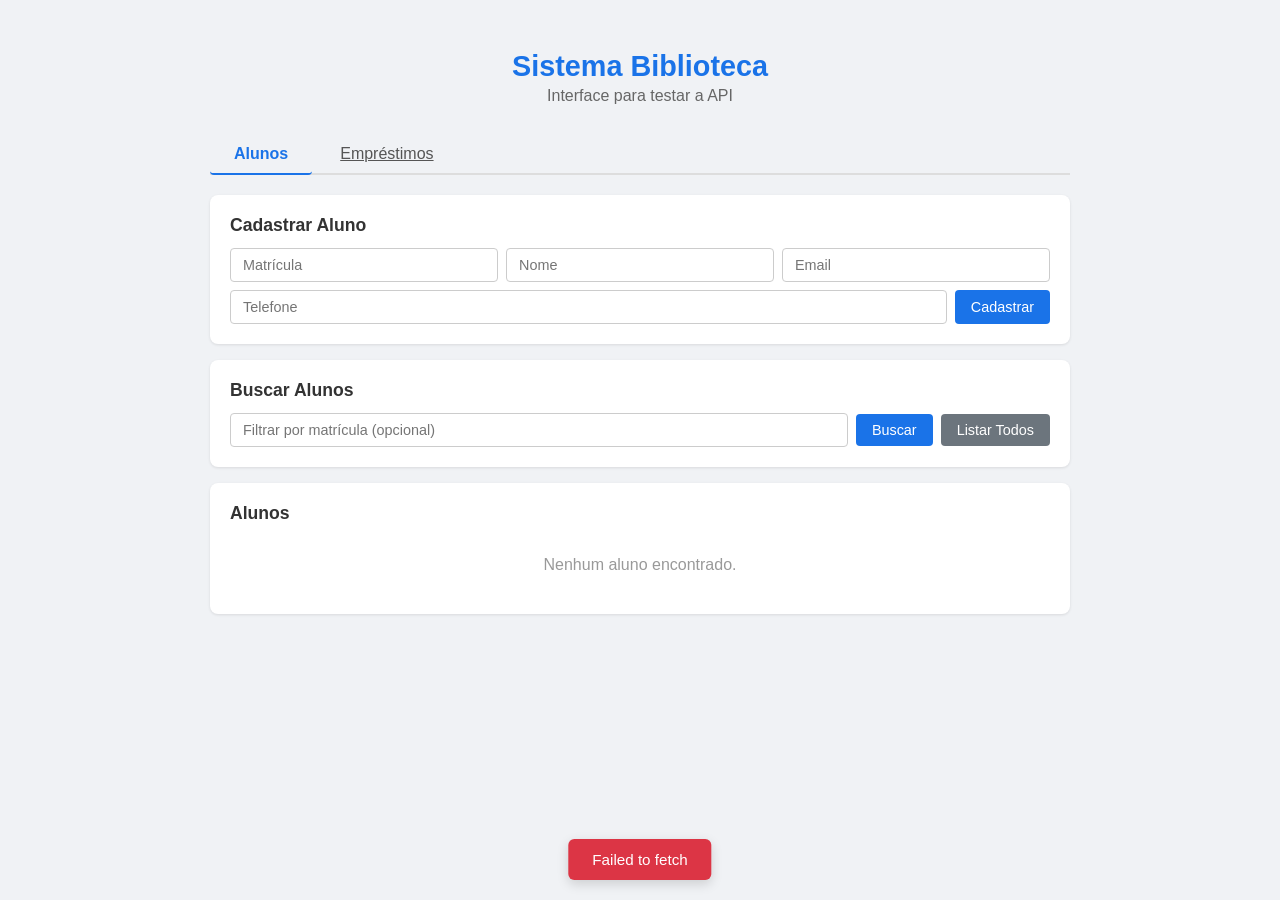
<file: frontend/index.html>
<!DOCTYPE html>
<html lang="pt-BR">
<head>
  <meta charset="UTF-8">
  <meta name="viewport" content="width=device-width, initial-scale=1.0">
  <title>Sistema Biblioteca - API</title>
  <link rel="stylesheet" href="css/style.css">
</head>
<body>
  <header>
    <h1>Sistema Biblioteca</h1>
    <p>Interface para testar a API</p>
  </header>

  <nav class="tabs">
    <button class="tab active" data-tab="alunos">Alunos</button>
    <a class="tab" data-tab="emprestimos" href="emprestimos.html">Empréstimos</a>
  </nav>

  <main>
    <!-- ============ ALUNOS ============ -->
    <section id="tab-alunos" class="tab-content active">
      <div class="card">
        <h2>Cadastrar Aluno</h2>
        <form id="form-aluno-create">
          <input name="matricula" placeholder="Matrícula" required>
          <input name="nome" placeholder="Nome" required>
          <input name="email" type="email" placeholder="Email">
          <input name="telefone" placeholder="Telefone">
          <button type="submit">Cadastrar</button>
        </form>
      </div>

      <div class="card">
        <h2>Buscar Alunos</h2>
        <div class="search-bar">
          <input id="search-matricula" placeholder="Filtrar por matrícula (opcional)">
          <button id="btn-search-aluno">Buscar</button>
          <button id="btn-list-all-alunos" class="secondary">Listar Todos</button>
        </div>
      </div>

      <div class="card">
        <h2>Alunos</h2>
        <div id="alunos-list"><p class="empty">Nenhum aluno encontrado.</p></div>
      </div>
    </section>
  </main>

  <div id="toast" class="toast hidden"></div>

  <script src="js/script.js"></script>
</body>
</html>
</file>
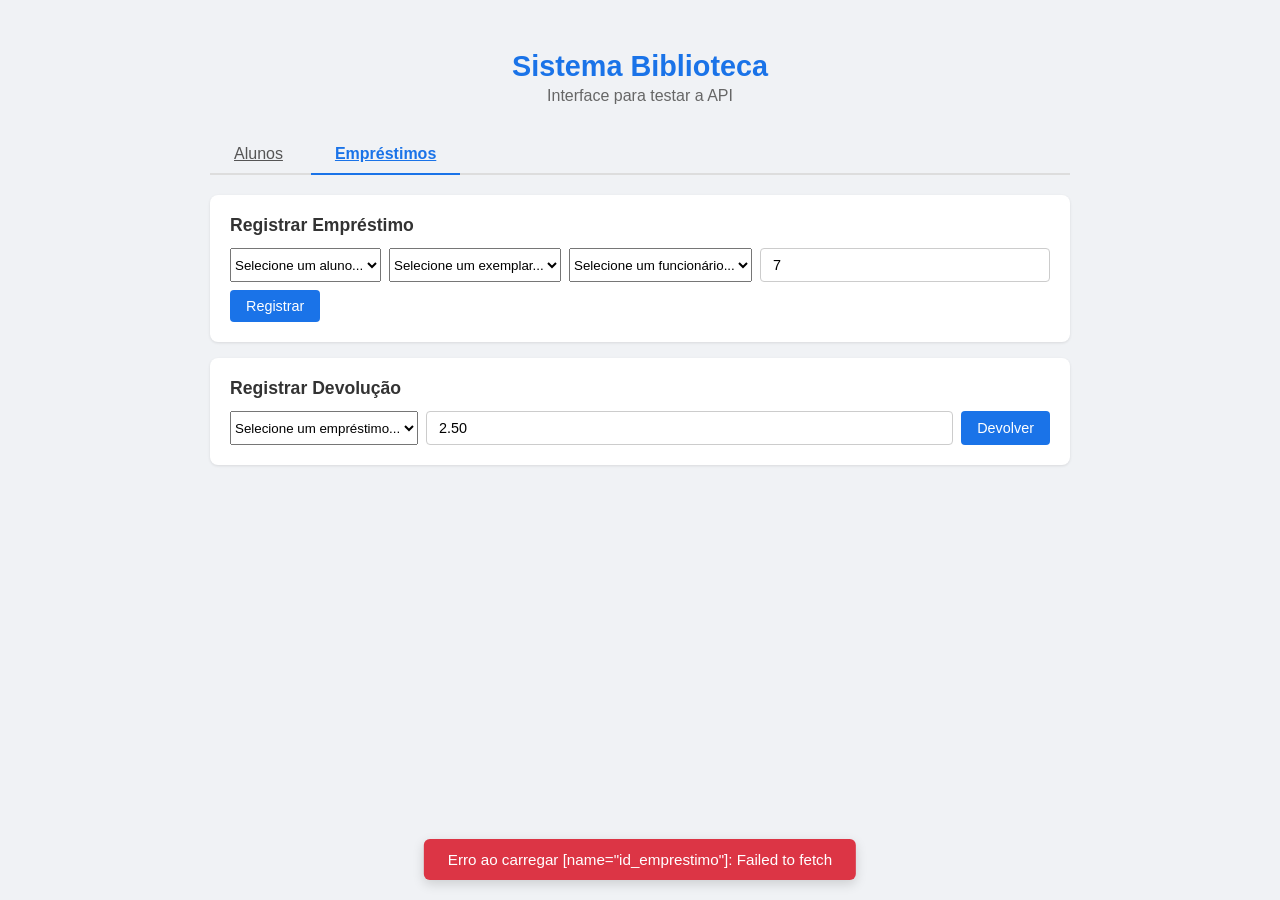
<file: frontend/emprestimos.html>
<!DOCTYPE html>
<html lang="pt-BR">
<head>
  <meta charset="UTF-8">
  <meta name="viewport" content="width=device-width, initial-scale=1.0">
  <title>Sistema Biblioteca - Empréstimos</title>
  <link rel="stylesheet" href="css/style.css">
</head>
<body>
  <header>
    <h1>Sistema Biblioteca</h1>
    <p>Interface para testar a API</p>
  </header>

  <nav class="tabs">
    <a class="tab" href="index.html">Alunos</a>
    <a class="tab active" href="emprestimos.html">Empréstimos</a>
  </nav>

  <main>
    <div class="card">
      <h2>Registrar Empréstimo</h2>
      <form id="form-emprestimo-create">
        <select name="id_aluno" required>
          <option value="">Selecione um aluno...</option>
        </select>
        <select name="id_exemplar" required>
          <option value="">Selecione um exemplar...</option>
        </select>
        <select name="id_funcionario" required>
          <option value="">Selecione um funcionário...</option>
        </select>
        <input name="dias_emprestimo" type="number" placeholder="Dias (padrão 7)" value="7">
        <button type="submit">Registrar</button>
      </form>
    </div>

    <div class="card">
      <h2>Registrar Devolução</h2>
      <form id="form-emprestimo-return">
        <select name="id_emprestimo" required>
          <option value="">Selecione um empréstimo...</option>
        </select>
        <input name="valor_multa_diaria" step="0.01" placeholder="Multa diária (padrão 2.50)" value="2.50">
        <button type="submit">Devolver</button>
      </form>
    </div>
  </main>

  <div id="toast" class="toast hidden"></div>

  <script src="js/emprestimos.js"></script>
</body>
</html>
</file>
<file: frontend/css/style.css>
* {
  margin: 0;
  padding: 0;
  box-sizing: border-box;
}

body {
  font-family: -apple-system, BlinkMacSystemFont, 'Segoe UI', Roboto, sans-serif;
  background: #f0f2f5;
  color: #1a1a1a;
  max-width: 900px;
  margin: 0 auto;
  padding: 20px;
}

header {
  text-align: center;
  padding: 30px 0 10px;
}

header h1 {
  font-size: 1.8rem;
  color: #1a73e8;
}

header p {
  color: #666;
  margin-top: 4px;
}

.tabs {
  display: flex;
  gap: 4px;
  margin: 20px 0;
  border-bottom: 2px solid #ddd;
}

.tab {
  padding: 10px 24px;
  border: none;
  background: transparent;
  cursor: pointer;
  font-size: 1rem;
  color: #555;
  border-bottom: 2px solid transparent;
  margin-bottom: -2px;
  transition: all 0.2s;
}

.tab:hover {
  color: #1a73e8;
}

.tab.active {
  color: #1a73e8;
  font-weight: 600;
  border-bottom-color: #1a73e8;
}

.tab-content {
  display: none;
}

.tab-content.active {
  display: block;
}

.card {
  background: #fff;
  border-radius: 8px;
  padding: 20px;
  margin-bottom: 16px;
  box-shadow: 0 1px 3px rgba(0,0,0,0.1);
}

.card h2 {
  font-size: 1.1rem;
  margin-bottom: 12px;
  color: #333;
}

form {
  display: flex;
  flex-wrap: wrap;
  gap: 8px;
}

input {
  flex: 1 1 180px;
  padding: 8px 12px;
  border: 1px solid #ccc;
  border-radius: 4px;
  font-size: 0.9rem;
}

input:focus {
  outline: none;
  border-color: #1a73e8;
  box-shadow: 0 0 0 2px rgba(26,115,232,0.2);
}

button {
  padding: 8px 16px;
  background: #1a73e8;
  color: #fff;
  border: none;
  border-radius: 4px;
  cursor: pointer;
  font-size: 0.9rem;
  transition: background 0.2s;
}

button:hover {
  background: #1557b0;
}

button.secondary {
  background: #6c757d;
}

button.secondary:hover {
  background: #5a6268;
}

button.small {
  padding: 4px 10px;
  font-size: 0.8rem;
}

button.danger {
  background: #dc3545;
}

button.danger:hover {
  background: #c82333;
}

.search-bar {
  display: flex;
  gap: 8px;
  align-items: center;
}

.search-bar input {
  flex: 1;
}

table {
  width: 100%;
  border-collapse: collapse;
  font-size: 0.9rem;
}

th, td {
  padding: 8px 10px;
  text-align: left;
  border-bottom: 1px solid #eee;
}

th {
  background: #f8f9fa;
  font-weight: 600;
  color: #555;
}

tr:hover {
  background: #f8f9fa;
}

.empty {
  text-align: center;
  color: #999;
  padding: 20px;
}

.toast {
  position: fixed;
  bottom: 20px;
  left: 50%;
  transform: translateX(-50%);
  padding: 12px 24px;
  border-radius: 6px;
  background: #28a745;
  color: #fff;
  font-size: 0.95rem;
  box-shadow: 0 4px 12px rgba(0,0,0,0.15);
  transition: opacity 0.3s, transform 0.3s;
  z-index: 1000;
}

.toast.show {
  opacity: 1;
  transform: translateX(-50%) translateY(0);
}

.toast.hidden {
  opacity: 0;
  transform: translateX(-50%) translateY(20px);
  pointer-events: none;
}

.toast.error {
  background: #dc3545;
}
</file>
